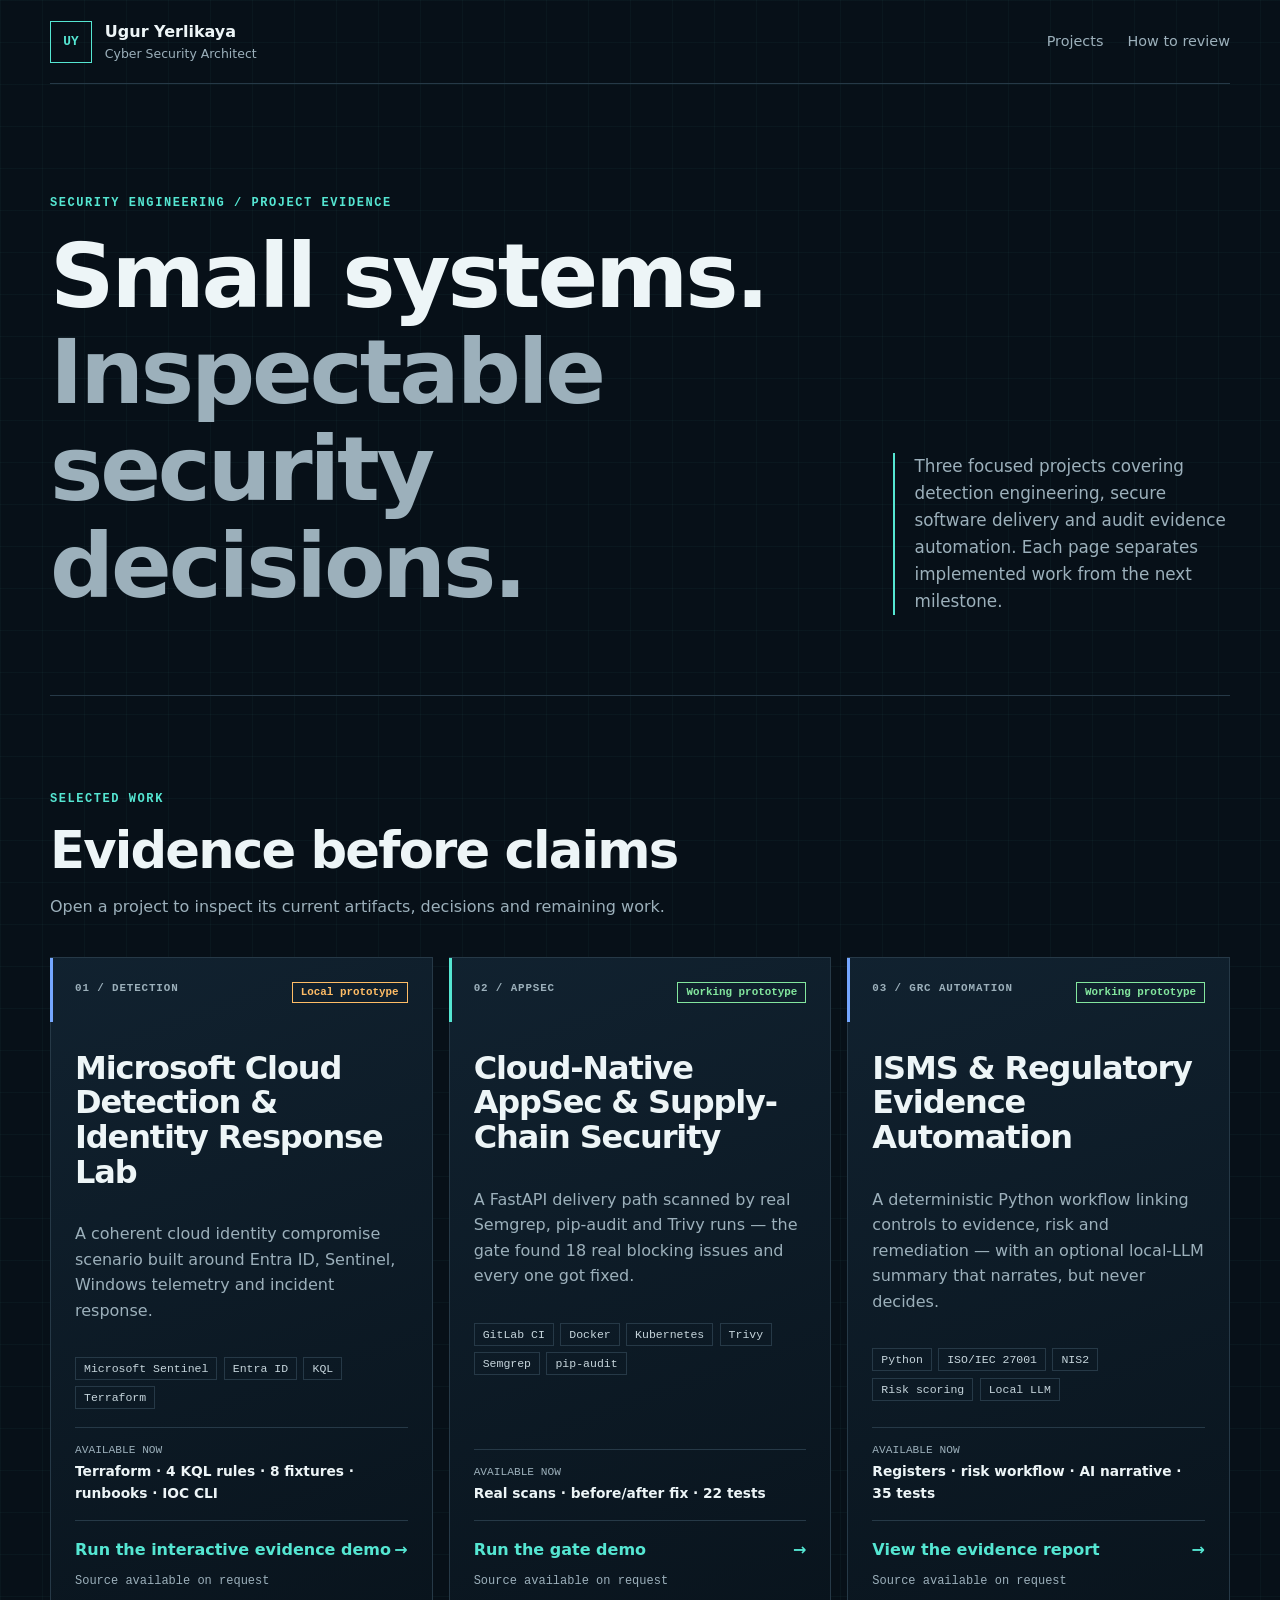
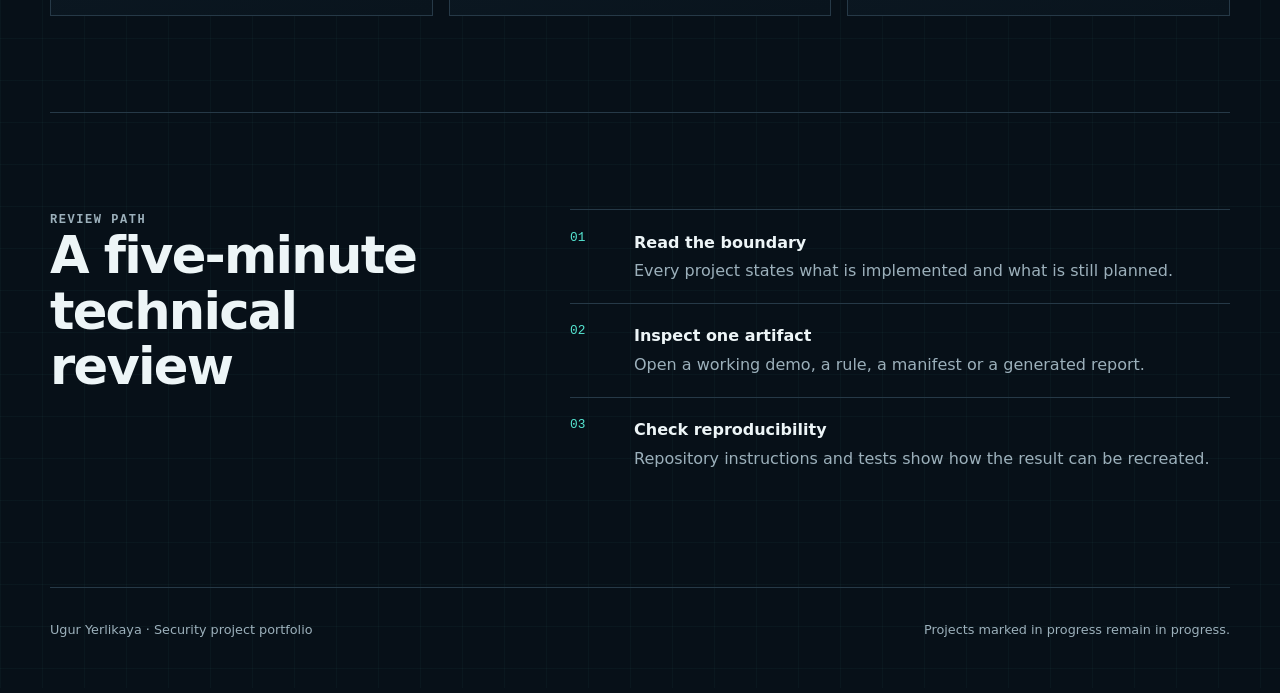
<file: index.html>
<!doctype html>
<html lang="en">
<head>
  <meta charset="utf-8">
  <meta name="viewport" content="width=device-width, initial-scale=1">
  <meta name="description" content="Cybersecurity engineering projects by Ugur Yerlikaya, with reproducible evidence and honest project status.">
  <meta name="robots" content="noindex, nofollow">
  <title>Ugur Yerlikaya — Security Project Portfolio</title>
  <link rel="stylesheet" href="styles.css">
</head>
<body>
  <header class="site-header">
    <a class="identity" href="#top" aria-label="Portfolio home">
      <span class="identity-mark" aria-hidden="true">UY</span>
      <span><strong>Ugur Yerlikaya</strong><small>Cyber Security Architect</small></span>
    </a>
    <nav aria-label="Primary navigation">
      <a href="#projects">Projects</a>
      <a href="#review">How to review</a>
    </nav>
  </header>

  <main id="top">
    <section class="intro" aria-labelledby="page-title">
      <div>
        <p class="eyebrow">SECURITY ENGINEERING / PROJECT EVIDENCE</p>
        <h1 id="page-title">Small systems.<br><span>Inspectable security decisions.</span></h1>
      </div>
      <p class="intro-copy">Three focused projects covering detection engineering, secure software delivery and audit evidence automation. Each page separates implemented work from the next milestone.</p>
    </section>

    <section class="project-section" id="projects" aria-labelledby="projects-title">
      <div class="section-heading">
        <p class="eyebrow">SELECTED WORK</p>
        <h2 id="projects-title">Evidence before claims</h2>
        <p>Open a project to inspect its current artifacts, decisions and remaining work.</p>
      </div>

      <div class="project-grid">
        <article class="project-card">
          <div class="card-topline"><span>01 / DETECTION</span><span class="status status-prototype">Local prototype</span></div>
          <h3>Microsoft Cloud Detection &amp; Identity Response Lab</h3>
          <p>A coherent cloud identity compromise scenario built around Entra ID, Sentinel, Windows telemetry and incident response.</p>
          <ul class="tag-list" aria-label="Technologies">
            <li>Microsoft Sentinel</li><li>Entra ID</li><li>KQL</li><li>Terraform</li>
          </ul>
          <div class="evidence-row"><span>Available now</span><strong>Terraform · 4 KQL rules · 8 fixtures · runbooks · IOC CLI</strong></div>
          <div class="card-actions">
            <a class="card-link" href="demos/detection-lab.html">Run the interactive evidence demo <span aria-hidden="true">→</span></a>
            <span class="repo-link">Source available on request</span>
          </div>
        </article>

        <article class="project-card featured">
          <div class="card-topline"><span>02 / APPSEC</span><span class="status status-working">Working prototype</span></div>
          <h3>Cloud-Native AppSec &amp; Supply-Chain Security</h3>
          <p>A FastAPI delivery path scanned by real Semgrep, pip-audit and Trivy runs &mdash; the gate found 18 real blocking issues and every one got fixed.</p>
          <ul class="tag-list" aria-label="Technologies">
            <li>GitLab CI</li><li>Docker</li><li>Kubernetes</li><li>Trivy</li><li>Semgrep</li><li>pip-audit</li>
          </ul>
          <div class="evidence-row"><span>Available now</span><strong>Real scans · before/after fix · 22 tests</strong></div>
          <div class="card-actions">
            <a class="card-link" href="demos/appsec-gate.html">Run the gate demo <span aria-hidden="true">→</span></a>
            <span class="repo-link">Source available on request</span>
          </div>
        </article>

        <article class="project-card">
          <div class="card-topline"><span>03 / GRC AUTOMATION</span><span class="status status-working">Working prototype</span></div>
          <h3>ISMS &amp; Regulatory Evidence Automation</h3>
          <p>A deterministic Python workflow linking controls to evidence, risk and remediation &mdash; with an optional local-LLM summary that narrates, but never decides.</p>
          <ul class="tag-list" aria-label="Technologies">
            <li>Python</li><li>ISO/IEC 27001</li><li>NIS2</li><li>Risk scoring</li><li>Local LLM</li>
          </ul>
          <div class="evidence-row"><span>Available now</span><strong>Registers · risk workflow · AI narrative · 35 tests</strong></div>
          <div class="card-actions">
            <a class="card-link" href="demos/isms-report.html">View the evidence report <span aria-hidden="true">→</span></a>
            <span class="repo-link">Source available on request</span>
          </div>
        </article>
      </div>
    </section>

    <section class="review" id="review" aria-labelledby="review-title">
      <div>
        <p class="eyebrow">REVIEW PATH</p>
        <h2 id="review-title">A five-minute technical review</h2>
      </div>
      <ol>
        <li><span>01</span><div><strong>Read the boundary</strong><p>Every project states what is implemented and what is still planned.</p></div></li>
        <li><span>02</span><div><strong>Inspect one artifact</strong><p>Open a working demo, a rule, a manifest or a generated report.</p></div></li>
        <li><span>03</span><div><strong>Check reproducibility</strong><p>Repository instructions and tests show how the result can be recreated.</p></div></li>
      </ol>
    </section>
  </main>

  <footer><span>Ugur Yerlikaya · Security project portfolio</span><span>Projects marked in progress remain in progress.</span></footer>
</body>
</html>
</file>
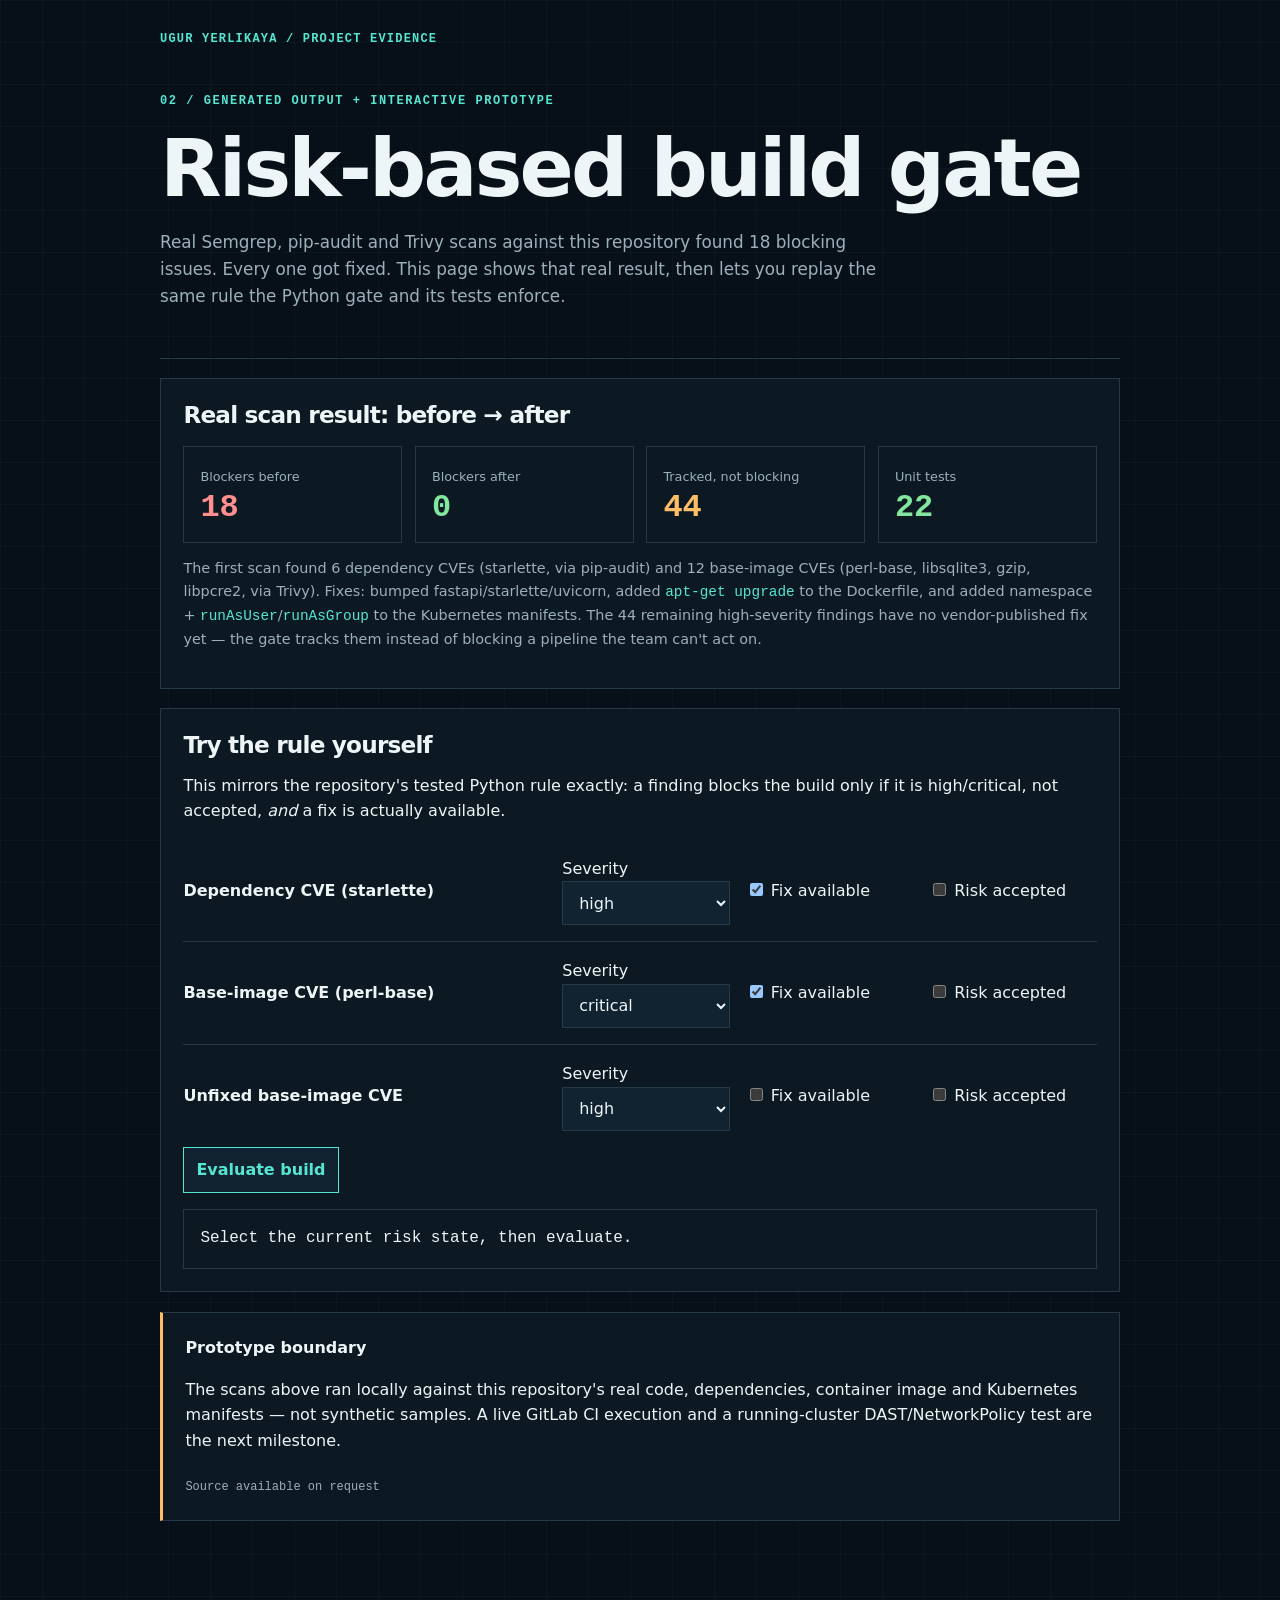
<file: demos/appsec-gate.html>
<!doctype html><html lang="en"><head><meta charset="utf-8"><meta name="viewport" content="width=device-width,initial-scale=1"><title>AppSec Quality Gate Demo</title><link rel="stylesheet" href="../styles.css"></head>
<body><main class="demo-shell"><p class="project-identity">UGUR YERLIKAYA / PROJECT EVIDENCE</p>
<header class="demo-header"><p class="eyebrow">02 / GENERATED OUTPUT + INTERACTIVE PROTOTYPE</p><h1>Risk-based build gate</h1><p>Real Semgrep, pip-audit and Trivy scans against this repository found 18 blocking issues. Every one got fixed. This page shows that real result, then lets you replay the same rule the Python gate and its tests enforce.</p></header>

<section class="panel"><h2>Real scan result: before &rarr; after</h2>
<div class="metric-grid evidence-metrics">
<div class="metric"><span>Blockers before</span><strong class="missing">18</strong></div>
<div class="metric"><span>Blockers after</span><strong class="effective">0</strong></div>
<div class="metric"><span>Tracked, not blocking</span><strong class="risk-high">44</strong></div>
<div class="metric"><span>Unit tests</span><strong class="effective">22</strong></div>
</div>
<p style="color:var(--muted);font-size:.9rem">The first scan found 6 dependency CVEs (starlette, via pip-audit) and 12 base-image CVEs (perl-base, libsqlite3, gzip, libpcre2, via Trivy). Fixes: bumped fastapi/starlette/uvicorn, added <code style="color:var(--cyan)">apt-get upgrade</code> to the Dockerfile, and added namespace + <code style="color:var(--cyan)">runAsUser</code>/<code style="color:var(--cyan)">runAsGroup</code> to the Kubernetes manifests. The 44 remaining high-severity findings have no vendor-published fix yet &mdash; the gate tracks them instead of blocking a pipeline the team can't act on.</p>
</section>

<section class="panel"><h2>Try the rule yourself</h2><p>This mirrors the repository's tested Python rule exactly: a finding blocks the build only if it is high/critical, not accepted, <em>and</em> a fix is actually available.</p><div id="gate-controls">
<div class="control-row"><strong>Dependency CVE (starlette)</strong><label>Severity<select data-severity><option>medium</option><option selected>high</option><option>critical</option></select></label><label><input type="checkbox" data-fixable checked> Fix available</label><label><input type="checkbox" data-accepted> Risk accepted</label></div>
<div class="control-row"><strong>Base-image CVE (perl-base)</strong><label>Severity<select data-severity><option>medium</option><option>high</option><option selected>critical</option></select></label><label><input type="checkbox" data-fixable checked> Fix available</label><label><input type="checkbox" data-accepted> Risk accepted</label></div>
<div class="control-row"><strong>Unfixed base-image CVE</strong><label>Severity<select data-severity><option>medium</option><option selected>high</option><option>critical</option></select></label><label><input type="checkbox" data-fixable> Fix available</label><label><input type="checkbox" data-accepted> Risk accepted</label></div>
</div><button id="run-gate" type="button">Evaluate build</button><div id="gate-result" class="result" aria-live="polite">Select the current risk state, then evaluate.</div></section>

<section class="panel notice"><strong>Prototype boundary</strong><p>The scans above ran locally against this repository's real code, dependencies, container image and Kubernetes manifests &mdash; not synthetic samples. A live GitLab CI execution and a running-cluster DAST/NetworkPolicy test are the next milestone.</p><span class="repo-link">Source available on request</span></section>
<script src="../portfolio.js"></script></main></body></html>
</file>
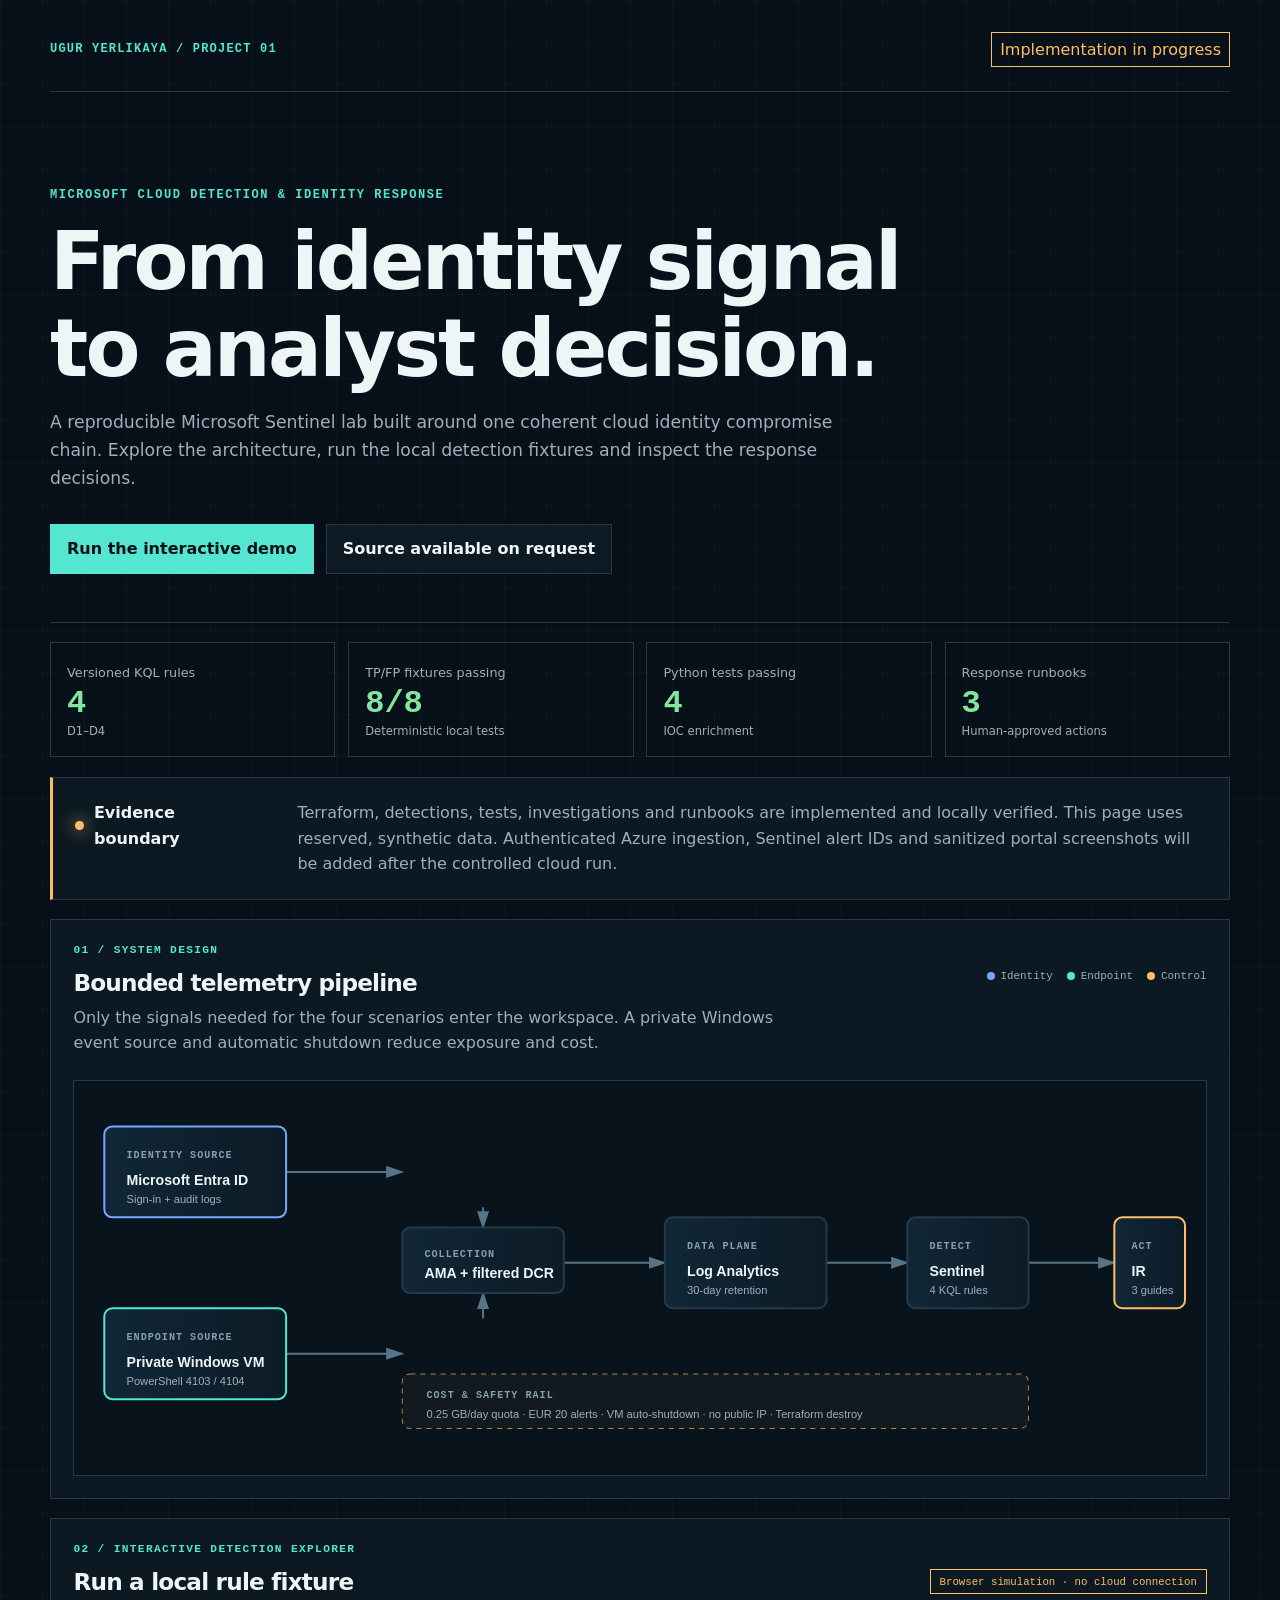
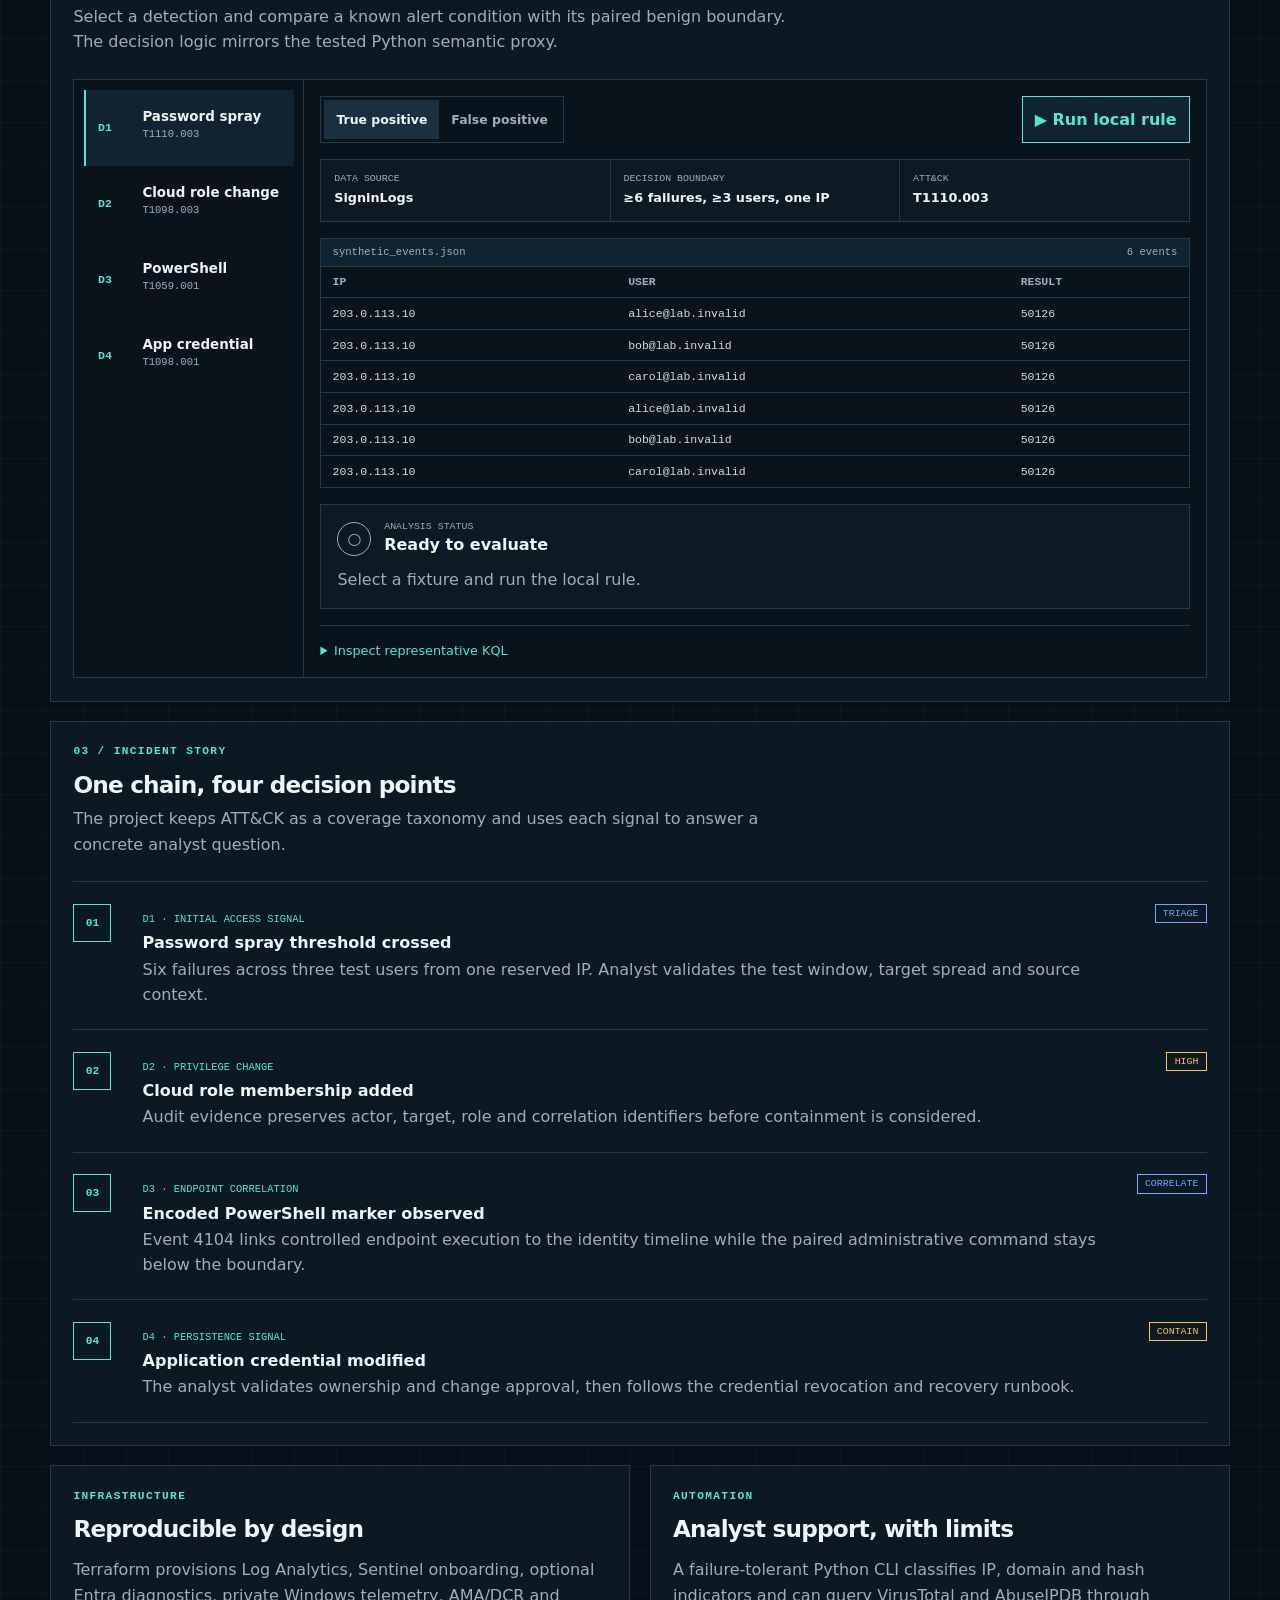
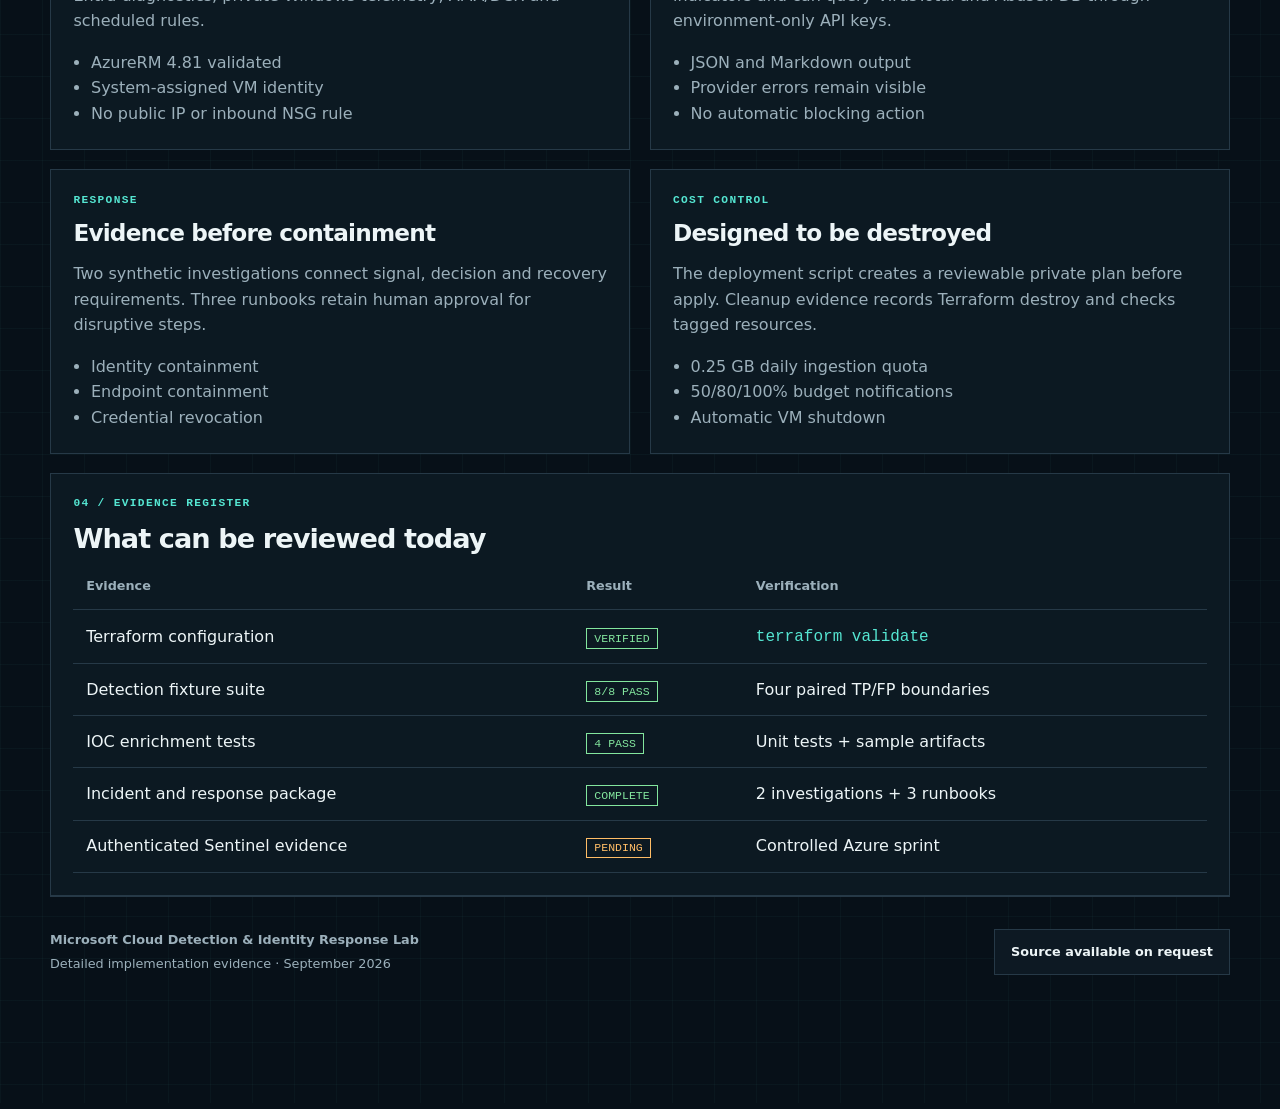
<file: demos/detection-lab.html>
<!doctype html>
<html lang="en">
<head>
  <meta charset="utf-8">
  <meta name="viewport" content="width=device-width, initial-scale=1">
  <meta name="description" content="Interactive evidence for a Microsoft Sentinel cloud identity detection and response lab.">
  <title>Cloud Detection Lab | Interactive Project Evidence</title>
  <link rel="stylesheet" href="../styles.css">
</head>
<body>
  <main class="demo-shell detection-page">
    <div class="project-bar">
      <p class="project-identity">UGUR YERLIKAYA / PROJECT 01</p>
      <span class="status status-prototype">Implementation in progress</span>
    </div>

    <header class="demo-header detection-hero">
      <div>
        <p class="eyebrow">MICROSOFT CLOUD DETECTION &amp; IDENTITY RESPONSE</p>
        <h1>From identity signal<br>to analyst decision.</h1>
        <p>A reproducible Microsoft Sentinel lab built around one coherent cloud identity compromise chain. Explore the architecture, run the local detection fixtures and inspect the response decisions.</p>
        <div class="hero-actions">
          <a class="primary-action" href="#live-demo">Run the interactive demo</a>
          <span class="secondary-action">Source available on request</span>
        </div>
      </div>
    </header>

    <section class="metric-grid evidence-metrics" aria-label="Verified project metrics">
      <div class="metric"><span>Versioned KQL rules</span><strong class="effective">4</strong><small>D1–D4</small></div>
      <div class="metric"><span>TP/FP fixtures passing</span><strong class="effective">8/8</strong><small>Deterministic local tests</small></div>
      <div class="metric"><span>Python tests passing</span><strong class="effective">4</strong><small>IOC enrichment</small></div>
      <div class="metric"><span>Response runbooks</span><strong class="effective">3</strong><small>Human-approved actions</small></div>
    </section>

    <section class="panel boundary-card">
      <div><span class="signal-dot"></span><strong>Evidence boundary</strong></div>
      <p>Terraform, detections, tests, investigations and runbooks are implemented and locally verified. This page uses reserved, synthetic data. Authenticated Azure ingestion, Sentinel alert IDs and sanitized portal screenshots will be added after the controlled cloud run.</p>
    </section>

    <section class="panel architecture-panel" id="architecture">
      <div class="section-kicker">01 / SYSTEM DESIGN</div>
      <div class="section-intro">
        <div><h2>Bounded telemetry pipeline</h2><p>Only the signals needed for the four scenarios enter the workspace. A private Windows event source and automatic shutdown reduce exposure and cost.</p></div>
        <div class="legend"><span><i class="legend-identity"></i>Identity</span><span><i class="legend-endpoint"></i>Endpoint</span><span><i class="legend-control"></i>Control</span></div>
      </div>
      <div class="architecture-canvas" role="img" aria-label="Entra and private Windows telemetry flow through Log Analytics to Sentinel detections, investigation and response">
        <svg viewBox="0 0 1120 390" xmlns="http://www.w3.org/2000/svg">
          <defs>
            <marker id="arrow" markerWidth="10" markerHeight="10" refX="8" refY="3" orient="auto"><path d="M0,0 L0,6 L9,3 z" fill="#587487"/></marker>
            <linearGradient id="nodeFill" x1="0" x2="1"><stop stop-color="#112737"/><stop offset="1" stop-color="#0c1b26"/></linearGradient>
          </defs>
          <g class="architecture-links" fill="none" stroke="#587487" stroke-width="2" marker-end="url(#arrow)">
            <path d="M210 90 H325"/><path d="M210 270 H325"/><path d="M485 180 H585"/><path d="M745 180 H825"/><path d="M945 180 H1030"/>
            <path d="M405 125 V145"/><path d="M405 235 V210"/>
          </g>
          <g class="arch-node identity-node"><rect x="30" y="45" width="180" height="90" rx="8"/><text x="52" y="76" class="arch-label">IDENTITY SOURCE</text><text x="52" y="103" class="arch-title">Microsoft Entra ID</text><text x="52" y="121" class="arch-detail">Sign-in + audit logs</text></g>
          <g class="arch-node endpoint-node"><rect x="30" y="225" width="180" height="90" rx="8"/><text x="52" y="256" class="arch-label">ENDPOINT SOURCE</text><text x="52" y="283" class="arch-title">Private Windows VM</text><text x="52" y="301" class="arch-detail">PowerShell 4103 / 4104</text></g>
          <g class="arch-node control-node"><rect x="325" y="145" width="160" height="65" rx="8"/><text x="347" y="174" class="arch-label">COLLECTION</text><text x="347" y="195" class="arch-title">AMA + filtered DCR</text></g>
          <g class="arch-node core-node"><rect x="585" y="135" width="160" height="90" rx="8"/><text x="607" y="166" class="arch-label">DATA PLANE</text><text x="607" y="193" class="arch-title">Log Analytics</text><text x="607" y="211" class="arch-detail">30-day retention</text></g>
          <g class="arch-node core-node"><rect x="825" y="135" width="120" height="90" rx="8"/><text x="847" y="166" class="arch-label">DETECT</text><text x="847" y="193" class="arch-title">Sentinel</text><text x="847" y="211" class="arch-detail">4 KQL rules</text></g>
          <g class="arch-node response-node"><rect x="1030" y="135" width="70" height="90" rx="8"/><text x="1047" y="166" class="arch-label">ACT</text><text x="1047" y="193" class="arch-title">IR</text><text x="1047" y="211" class="arch-detail">3 guides</text></g>
          <g class="cost-rail"><rect x="325" y="290" width="620" height="54" rx="8"/><text x="349" y="314" class="arch-label">COST &amp; SAFETY RAIL</text><text x="349" y="334" class="arch-detail">0.25 GB/day quota · EUR 20 alerts · VM auto-shutdown · no public IP · Terraform destroy</text></g>
        </svg>
      </div>
    </section>

    <section class="panel detection-console" id="live-demo">
      <div class="section-kicker">02 / INTERACTIVE DETECTION EXPLORER</div>
      <div class="section-intro">
        <div><h2>Run a local rule fixture</h2><p>Select a detection and compare a known alert condition with its paired benign boundary. The decision logic mirrors the tested Python semantic proxy.</p></div>
        <span class="simulation-label">Browser simulation · no cloud connection</span>
      </div>
      <div class="console-layout">
        <aside class="rule-selector" aria-label="Detection rules">
          <button class="rule-button active" data-rule="D1"><span>D1</span><strong>Password spray</strong><small>T1110.003</small></button>
          <button class="rule-button" data-rule="D2"><span>D2</span><strong>Cloud role change</strong><small>T1098.003</small></button>
          <button class="rule-button" data-rule="D3"><span>D3</span><strong>PowerShell</strong><small>T1059.001</small></button>
          <button class="rule-button" data-rule="D4"><span>D4</span><strong>App credential</strong><small>T1098.001</small></button>
        </aside>
        <div class="console-main">
          <div class="console-toolbar">
            <div class="fixture-switch" role="group" aria-label="Fixture type">
              <button class="fixture-button active" data-fixture="tp">True positive</button>
              <button class="fixture-button" data-fixture="fp">False positive</button>
            </div>
            <button id="run-detection" class="run-button"><span aria-hidden="true">▶</span> Run local rule</button>
          </div>
          <div class="rule-context">
            <div><span>DATA SOURCE</span><strong id="rule-source">SigninLogs</strong></div>
            <div><span>DECISION BOUNDARY</span><strong id="rule-threshold">≥6 failures, ≥3 users, one IP</strong></div>
            <div><span>ATT&amp;CK</span><strong id="rule-attack">T1110.003</strong></div>
          </div>
          <div class="event-window">
            <div class="window-title"><span>synthetic_events.json</span><span id="event-count">6 events</span></div>
            <div class="table-scroll"><table class="event-table"><thead id="event-head"></thead><tbody id="event-body"></tbody></table></div>
          </div>
          <div id="detection-result" class="detection-result idle" aria-live="polite"></div>
          <details class="query-drawer"><summary>Inspect representative KQL</summary><pre><code id="kql-code"></code></pre></details>
        </div>
      </div>
    </section>

    <section class="panel investigation-panel" id="investigation">
      <div class="section-kicker">03 / INCIDENT STORY</div>
      <div class="section-intro"><div><h2>One chain, four decision points</h2><p>The project keeps ATT&amp;CK as a coverage taxonomy and uses each signal to answer a concrete analyst question.</p></div></div>
      <ol class="incident-timeline">
        <li><span class="timeline-marker">01</span><div><small>D1 · INITIAL ACCESS SIGNAL</small><h3>Password spray threshold crossed</h3><p>Six failures across three test users from one reserved IP. Analyst validates the test window, target spread and source context.</p></div><span class="timeline-state">TRIAGE</span></li>
        <li><span class="timeline-marker">02</span><div><small>D2 · PRIVILEGE CHANGE</small><h3>Cloud role membership added</h3><p>Audit evidence preserves actor, target, role and correlation identifiers before containment is considered.</p></div><span class="timeline-state priority">HIGH</span></li>
        <li><span class="timeline-marker">03</span><div><small>D3 · ENDPOINT CORRELATION</small><h3>Encoded PowerShell marker observed</h3><p>Event 4104 links controlled endpoint execution to the identity timeline while the paired administrative command stays below the boundary.</p></div><span class="timeline-state">CORRELATE</span></li>
        <li><span class="timeline-marker">04</span><div><small>D4 · PERSISTENCE SIGNAL</small><h3>Application credential modified</h3><p>The analyst validates ownership and change approval, then follows the credential revocation and recovery runbook.</p></div><span class="timeline-state priority">CONTAIN</span></li>
      </ol>
    </section>

    <section class="project-evidence-grid">
      <article class="panel evidence-card"><span class="section-kicker">INFRASTRUCTURE</span><h2>Reproducible by design</h2><p>Terraform provisions Log Analytics, Sentinel onboarding, optional Entra diagnostics, private Windows telemetry, AMA/DCR and scheduled rules.</p><ul><li>AzureRM 4.81 validated</li><li>System-assigned VM identity</li><li>No public IP or inbound NSG rule</li></ul></article>
      <article class="panel evidence-card"><span class="section-kicker">AUTOMATION</span><h2>Analyst support, with limits</h2><p>A failure-tolerant Python CLI classifies IP, domain and hash indicators and can query VirusTotal and AbuseIPDB through environment-only API keys.</p><ul><li>JSON and Markdown output</li><li>Provider errors remain visible</li><li>No automatic blocking action</li></ul></article>
      <article class="panel evidence-card"><span class="section-kicker">RESPONSE</span><h2>Evidence before containment</h2><p>Two synthetic investigations connect signal, decision and recovery requirements. Three runbooks retain human approval for disruptive steps.</p><ul><li>Identity containment</li><li>Endpoint containment</li><li>Credential revocation</li></ul></article>
      <article class="panel evidence-card"><span class="section-kicker">COST CONTROL</span><h2>Designed to be destroyed</h2><p>The deployment script creates a reviewable private plan before apply. Cleanup evidence records Terraform destroy and checks tagged resources.</p><ul><li>0.25 GB daily ingestion quota</li><li>50/80/100% budget notifications</li><li>Automatic VM shutdown</li></ul></article>
    </section>

    <section class="panel evidence-status">
      <div class="section-kicker">04 / EVIDENCE REGISTER</div>
      <h2>What can be reviewed today</h2>
      <div class="table-scroll"><table class="status-table"><thead><tr><th>Evidence</th><th>Result</th><th>Verification</th></tr></thead><tbody>
        <tr><td>Terraform configuration</td><td><span class="pill effective">VERIFIED</span></td><td><code>terraform validate</code></td></tr>
        <tr><td>Detection fixture suite</td><td><span class="pill effective">8/8 PASS</span></td><td>Four paired TP/FP boundaries</td></tr>
        <tr><td>IOC enrichment tests</td><td><span class="pill effective">4 PASS</span></td><td>Unit tests + sample artifacts</td></tr>
        <tr><td>Incident and response package</td><td><span class="pill effective">COMPLETE</span></td><td>2 investigations + 3 runbooks</td></tr>
        <tr><td>Authenticated Sentinel evidence</td><td><span class="pill expired">PENDING</span></td><td>Controlled Azure sprint</td></tr>
      </tbody></table></div>
    </section>

    <footer class="project-footer"><div><strong>Microsoft Cloud Detection &amp; Identity Response Lab</strong><p>Detailed implementation evidence · September 2026</p></div><span class="secondary-action">Source available on request</span></footer>
  </main>
  <script src="../detection-lab.js"></script>
</body>
</html>
</file>
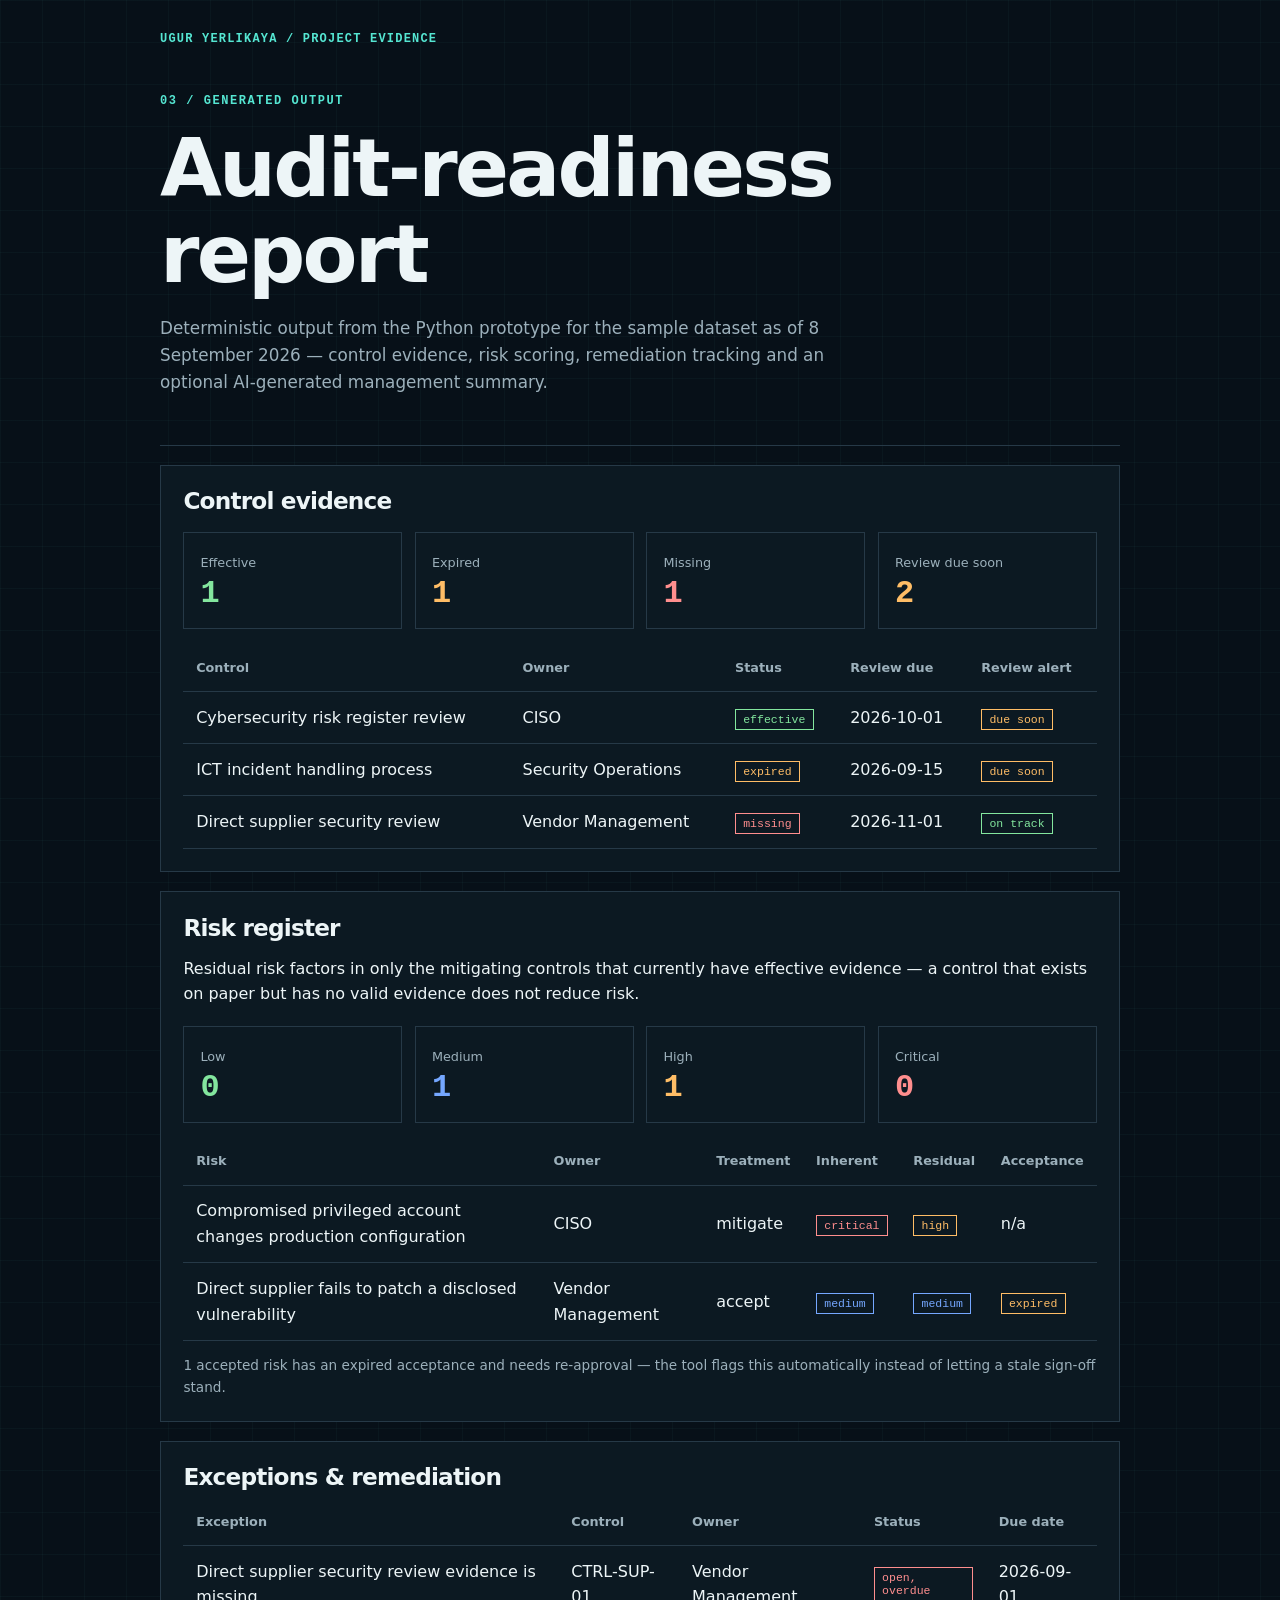
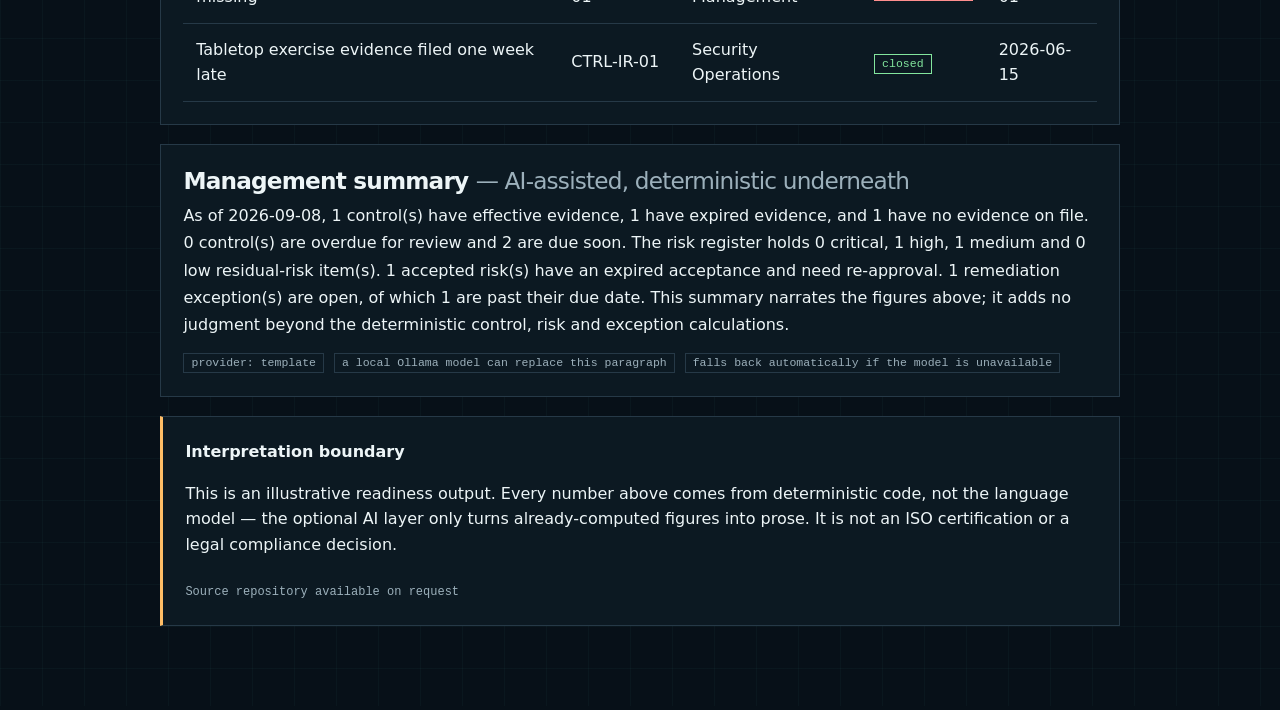
<file: demos/isms-report.html>
<!doctype html><html lang="en"><head><meta charset="utf-8"><meta name="viewport" content="width=device-width,initial-scale=1"><title>ISMS Audit-Readiness Report</title><link rel="stylesheet" href="../styles.css"></head>
<body><main class="demo-shell"><p class="project-identity">UGUR YERLIKAYA / PROJECT EVIDENCE</p>
<header class="demo-header"><p class="eyebrow">03 / GENERATED OUTPUT</p><h1>Audit-readiness report</h1><p>Deterministic output from the Python prototype for the sample dataset as of 8 September 2026 &mdash; control evidence, risk scoring, remediation tracking and an optional AI-generated management summary.</p></header>

<section class="panel"><h2>Control evidence</h2><div class="metric-grid evidence-metrics">
<div class="metric"><span>Effective</span><strong class="effective">1</strong></div>
<div class="metric"><span>Expired</span><strong class="expired">1</strong></div>
<div class="metric"><span>Missing</span><strong class="missing">1</strong></div>
<div class="metric"><span>Review due soon</span><strong class="risk-high">2</strong></div>
</div>
<div style="overflow-x:auto;margin-top:1rem"><table class="status-table"><thead><tr><th>Control</th><th>Owner</th><th>Status</th><th>Review due</th><th>Review alert</th></tr></thead><tbody>
<tr><td>Cybersecurity risk register review</td><td>CISO</td><td><span class="pill effective">effective</span></td><td>2026-10-01</td><td><span class="pill due-soon">due soon</span></td></tr>
<tr><td>ICT incident handling process</td><td>Security Operations</td><td><span class="pill expired">expired</span></td><td>2026-09-15</td><td><span class="pill due-soon">due soon</span></td></tr>
<tr><td>Direct supplier security review</td><td>Vendor Management</td><td><span class="pill missing">missing</span></td><td>2026-11-01</td><td><span class="pill on-track">on track</span></td></tr>
</tbody></table></div></section>

<section class="panel"><h2>Risk register</h2><p>Residual risk factors in only the mitigating controls that currently have effective evidence &mdash; a control that exists on paper but has no valid evidence does not reduce risk.</p>
<div class="metric-grid evidence-metrics">
<div class="metric"><span>Low</span><strong class="risk-low">0</strong></div>
<div class="metric"><span>Medium</span><strong class="risk-medium">1</strong></div>
<div class="metric"><span>High</span><strong class="risk-high">1</strong></div>
<div class="metric"><span>Critical</span><strong class="risk-critical">0</strong></div>
</div>
<div style="overflow-x:auto;margin-top:1rem"><table class="status-table"><thead><tr><th>Risk</th><th>Owner</th><th>Treatment</th><th>Inherent</th><th>Residual</th><th>Acceptance</th></tr></thead><tbody>
<tr><td>Compromised privileged account changes production configuration</td><td>CISO</td><td>mitigate</td><td><span class="pill risk-critical">critical</span></td><td><span class="pill risk-high">high</span></td><td>n/a</td></tr>
<tr><td>Direct supplier fails to patch a disclosed vulnerability</td><td>Vendor Management</td><td>accept</td><td><span class="pill risk-medium">medium</span></td><td><span class="pill risk-medium">medium</span></td><td><span class="pill expired">expired</span></td></tr>
</tbody></table></div>
<p style="color:var(--muted);font-size:.85rem;margin-bottom:0">1 accepted risk has an expired acceptance and needs re-approval &mdash; the tool flags this automatically instead of letting a stale sign-off stand.</p></section>

<section class="panel"><h2>Exceptions &amp; remediation</h2>
<div style="overflow-x:auto"><table class="status-table"><thead><tr><th>Exception</th><th>Control</th><th>Owner</th><th>Status</th><th>Due date</th></tr></thead><tbody>
<tr><td>Direct supplier security review evidence is missing</td><td>CTRL-SUP-01</td><td>Vendor Management</td><td><span class="pill overdue">open, overdue</span></td><td>2026-09-01</td></tr>
<tr><td>Tabletop exercise evidence filed one week late</td><td>CTRL-IR-01</td><td>Security Operations</td><td><span class="pill closed">closed</span></td><td>2026-06-15</td></tr>
</tbody></table></div></section>

<section class="panel"><h2>Management summary <span style="color:var(--muted);font-weight:400">&mdash; AI-assisted, deterministic underneath</span></h2>
<p class="narrative-text">As of 2026-09-08, 1 control(s) have effective evidence, 1 have expired evidence, and 1 have no evidence on file. 0 control(s) are overdue for review and 2 are due soon. The risk register holds 0 critical, 1 high, 1 medium and 0 low residual-risk item(s). 1 accepted risk(s) have an expired acceptance and need re-approval. 1 remediation exception(s) are open, of which 1 are past their due date. This summary narrates the figures above; it adds no judgment beyond the deterministic control, risk and exception calculations.</p>
<div class="narrative-meta"><span>provider: template</span><span>a local Ollama model can replace this paragraph</span><span>falls back automatically if the model is unavailable</span></div>
</section>

<section class="panel notice"><strong>Interpretation boundary</strong><p>This is an illustrative readiness output. Every number above comes from deterministic code, not the language model &mdash; the optional AI layer only turns already-computed figures into prose. It is not an ISO certification or a legal compliance decision.</p><span class="repo-link">Source repository available on request</span></section>
</main></body></html>
</file>
<file: styles.css>
:root {
  color-scheme: dark;
  --bg: #071018;
  --surface: #0d1923;
  --surface-2: #112230;
  --line: #263947;
  --text: #edf5f7;
  --muted: #9cb0bb;
  --cyan: #55e6d2;
  --blue: #75a7ff;
  --amber: #ffbd66;
  --green: #83e69e;
  --max: 1180px;
}

* { box-sizing: border-box; }
html { scroll-behavior: smooth; }
body {
  margin: 0;
  background:
    linear-gradient(rgba(85,230,210,.035) 1px, transparent 1px),
    linear-gradient(90deg, rgba(85,230,210,.035) 1px, transparent 1px),
    var(--bg);
  background-size: 42px 42px;
  color: var(--text);
  font-family: Inter, ui-sans-serif, system-ui, -apple-system, BlinkMacSystemFont, "Segoe UI", sans-serif;
  font-size: 16px;
  line-height: 1.6;
}

a { color: inherit; }
.site-header {
  width: min(calc(100% - 2rem), var(--max));
  min-height: 84px;
  margin: 0 auto;
  display: flex;
  align-items: center;
  justify-content: space-between;
  border-bottom: 1px solid var(--line);
}
.identity { display: flex; align-items: center; gap: .8rem; text-decoration: none; }
.identity-mark {
  display: grid; place-items: center; width: 42px; height: 42px;
  border: 1px solid var(--cyan); color: var(--cyan); font: 700 .8rem ui-monospace, monospace;
}
.identity strong, .identity small { display: block; }
.identity small { color: var(--muted); font-size: .78rem; }
nav { display: flex; gap: 1.5rem; }
nav a { color: var(--muted); text-decoration: none; font-size: .9rem; }
nav a:hover, nav a:focus-visible { color: var(--cyan); }

main, footer { width: min(calc(100% - 2rem), var(--max)); margin-inline: auto; }
.intro {
  min-height: 500px;
  padding: 7rem 0 5rem;
  display: grid;
  grid-template-columns: minmax(0, 1.5fr) minmax(280px, .65fr);
  gap: 4rem;
  align-items: end;
  border-bottom: 1px solid var(--line);
}
.eyebrow { margin: 0 0 1rem; color: var(--cyan); font: 700 .75rem/1.3 ui-monospace, SFMono-Regular, Consolas, monospace; letter-spacing: .13em; }
h1, h2, h3 { margin-top: 0; line-height: 1.08; letter-spacing: -.035em; }
h1 { margin-bottom: 0; font-size: clamp(3rem, 7vw, 6.7rem); font-weight: 720; }
h1 span { color: var(--muted); }
h2 { margin-bottom: .6rem; font-size: clamp(2rem, 4vw, 3.5rem); }
h3 { margin-bottom: 1rem; font-size: clamp(1.55rem, 2.5vw, 2.1rem); }
.intro-copy { margin: 0; color: var(--muted); font-size: 1.05rem; border-left: 2px solid var(--cyan); padding-left: 1.25rem; }

.project-section { padding: 6rem 0; }
.section-heading { max-width: 700px; margin-bottom: 2.3rem; }
.section-heading > p:last-child { color: var(--muted); }
.project-grid { display: grid; grid-template-columns: repeat(12, 1fr); gap: 1rem; }
.project-card {
  grid-column: span 4;
  min-height: 500px;
  padding: 1.5rem;
  display: flex;
  flex-direction: column;
  background: linear-gradient(160deg, rgba(17,34,48,.98), rgba(9,20,29,.98));
  border: 1px solid var(--line);
  position: relative;
}
.project-card::before { content: ""; position: absolute; left: -1px; top: 0; width: 3px; height: 64px; background: var(--blue); }
.project-card.featured::before { background: var(--cyan); }
.card-topline { display: flex; justify-content: space-between; gap: 1rem; margin-bottom: 3rem; color: var(--muted); font: 700 .68rem ui-monospace, monospace; letter-spacing: .08em; }
.status { padding: .22rem .5rem; border: 1px solid currentColor; white-space: nowrap; letter-spacing: 0; }
.status-design { color: var(--blue); }
.status-prototype { color: var(--amber); }
.status-working { color: var(--green); }
.project-card > p { color: var(--muted); }
.tag-list { display: flex; flex-wrap: wrap; gap: .4rem; padding: 0; margin: 1.1rem 0; list-style: none; }
.tag-list li { border: 1px solid var(--line); padding: .25rem .5rem; color: #c6d5dc; font: .72rem ui-monospace, monospace; }
.evidence-row { margin-top: auto; padding: 1rem 0; border-top: 1px solid var(--line); }
.evidence-row span, .evidence-row strong { display: block; }
.evidence-row span { color: var(--muted); font: .7rem ui-monospace, monospace; text-transform: uppercase; }
.evidence-row strong { margin-top: .25rem; font-size: .86rem; }
.card-link { display: flex; justify-content: space-between; align-items: center; padding-top: 1rem; color: var(--cyan); text-decoration: none; font-weight: 700; }
.card-link:hover span { transform: translateX(4px); }
.card-link span { transition: transform .2s ease; }
.card-actions { border-top: 1px solid var(--line); }
.card-actions .card-link { border-top: 0; }
.repo-link { display: inline-block; margin-top: .7rem; color: var(--muted); font: .75rem ui-monospace, monospace; }
.repo-link:hover, .repo-link:focus-visible { color: var(--text); }

.review { display: grid; grid-template-columns: .8fr 1.2fr; gap: 5rem; padding: 6rem 0; border-top: 1px solid var(--line); }
.review ol { padding: 0; margin: 0; list-style: none; }
.review li { display: grid; grid-template-columns: 48px 1fr; gap: 1rem; padding: 1.2rem 0; border-top: 1px solid var(--line); }
.review li > span { color: var(--cyan); font: .8rem ui-monospace, monospace; }
.review p { color: var(--muted); margin: .2rem 0 0; }
footer { display: flex; justify-content: space-between; gap: 2rem; padding: 2rem 0 3rem; border-top: 1px solid var(--line); color: var(--muted); font-size: .8rem; }

.demo-shell { width: min(calc(100% - 2rem), 960px); margin: 0 auto; padding: 2rem 0 5rem; }
.back-link { display: inline-block; margin-bottom: 3rem; color: var(--cyan); text-decoration: none; }
.project-identity { margin: 0 0 3rem; color: var(--cyan); font: 700 .75rem ui-monospace, monospace; letter-spacing: .1em; }
.demo-header { padding-bottom: 2rem; border-bottom: 1px solid var(--line); }
.demo-header h1 { font-size: clamp(2.6rem, 7vw, 5rem); }
.demo-header > p:last-child { max-width: 720px; color: var(--muted); font-size: 1.05rem; }
.panel { margin-top: 1.2rem; padding: 1.4rem; border: 1px solid var(--line); background: rgba(13,25,35,.96); }
.panel h2 { font-size: 1.45rem; }
.notice { border-left: 3px solid var(--amber); }
.metric-grid { display: grid; grid-template-columns: repeat(3, 1fr); gap: .8rem; }
.metric { padding: 1rem; border: 1px solid var(--line); }
.metric span { color: var(--muted); font-size: .8rem; }
.metric strong { display: block; font: 700 2rem ui-monospace, monospace; }
.control-row { display: grid; grid-template-columns: 1.3fr .6fr .6fr .6fr; gap: 1rem; padding: 1rem 0; border-top: 1px solid var(--line); align-items: center; }
.control-row:first-child { border-top: 0; }
.control-row select, .control-row label { width: 100%; }
select, button {
  min-height: 44px; border: 1px solid var(--line); background: var(--surface-2); color: var(--text); padding: .6rem .75rem; font: inherit;
}
button { cursor: pointer; border-color: var(--cyan); color: var(--cyan); font-weight: 700; }
button:hover, button:focus-visible { background: var(--cyan); color: var(--bg); }
.result { margin-top: 1rem; padding: 1rem; border: 1px solid var(--line); font-family: ui-monospace, monospace; }
.result.pass { border-color: var(--green); color: var(--green); }
.result.fail { border-color: #ff7a7a; color: #ff9a9a; }
.scenario { display: grid; grid-template-columns: 74px 1fr; gap: 1rem; padding: 1.2rem 0; border-top: 1px solid var(--line); }
.scenario > span { color: var(--cyan); font: 700 .75rem ui-monospace, monospace; }
.scenario p { color: var(--muted); margin: .3rem 0 0; }
.status-table { width: 100%; border-collapse: collapse; }
.status-table th, .status-table td { text-align: left; padding: .8rem; border-bottom: 1px solid var(--line); }
.status-table th { color: var(--muted); font-size: .8rem; }
.pill { display: inline-block; padding: .18rem .45rem; border: 1px solid currentColor; font: .72rem ui-monospace, monospace; }
.effective { color: var(--green); }.expired { color: var(--amber); }.missing { color: #ff8e8e; }

@media (max-width: 900px) {
  .intro, .review { grid-template-columns: 1fr; gap: 2rem; }
  .intro { min-height: auto; padding-top: 5rem; }
  .project-card { grid-column: span 12; min-height: 420px; }
}
@media (max-width: 600px) {
  .site-header { align-items: flex-start; padding: 1rem 0; }
  nav { flex-direction: column; gap: .25rem; text-align: right; }
  .intro { padding: 4rem 0; }
  .project-section, .review { padding: 4rem 0; }
  .control-row { grid-template-columns: 1fr; }
  .metric-grid { grid-template-columns: 1fr; }
  .status-table { font-size: .82rem; }
  footer { flex-direction: column; }
}
@media (prefers-reduced-motion: reduce) { html { scroll-behavior: auto; } * { transition: none !important; } }

/* Project 01: interactive detection evidence */
.detection-page { width: min(calc(100% - 2rem), 1180px); }
.project-bar { display: flex; justify-content: space-between; align-items: center; gap: 1rem; padding-bottom: 1.5rem; border-bottom: 1px solid var(--line); }
.project-bar .project-identity { margin: 0; }
.detection-hero { min-height: 520px; display: flex; align-items: end; padding: 6rem 0 3rem; }
.detection-hero h1 { max-width: 1000px; }
.detection-hero > div > p:last-of-type { max-width: 800px; color: var(--muted); font-size: 1.08rem; }
.hero-actions { display: flex; flex-wrap: wrap; gap: .75rem; margin-top: 2rem; }
.primary-action, .secondary-action { display: inline-flex; min-height: 46px; align-items: center; justify-content: center; padding: .7rem 1rem; text-decoration: none; font-weight: 750; transition: .2s ease; }
.primary-action { color: var(--bg); background: var(--cyan); border: 1px solid var(--cyan); }
.secondary-action { color: var(--text); border: 1px solid var(--line); background: var(--surface); }
.primary-action:hover, .secondary-action:hover { transform: translateY(-1px); border-color: var(--cyan); }
.evidence-metrics { margin-top: 1.2rem; grid-template-columns: repeat(4, 1fr); }
.metric small { display: block; color: var(--muted); font-size: .72rem; }
.boundary-card { display: grid; grid-template-columns: 190px 1fr; gap: 2rem; align-items: start; border-left: 3px solid var(--amber); }
.boundary-card > div { display: flex; align-items: center; gap: .6rem; }
.boundary-card p { margin: 0; color: var(--muted); }
.signal-dot { width: 9px; height: 9px; border-radius: 50%; background: var(--amber); box-shadow: 0 0 16px var(--amber); }
.section-kicker { display: block; margin-bottom: .8rem; color: var(--cyan); font: 700 .7rem/1.3 ui-monospace, monospace; letter-spacing: .12em; }
.section-intro { display: flex; justify-content: space-between; gap: 2rem; align-items: start; margin-bottom: 1.5rem; }
.section-intro p { max-width: 720px; margin: 0; color: var(--muted); }
.legend { display: flex; gap: .9rem; color: var(--muted); font: .68rem ui-monospace, monospace; white-space: nowrap; }
.legend span { display: flex; gap: .35rem; align-items: center; }
.legend i { display: inline-block; width: 8px; height: 8px; border-radius: 50%; }
.legend-identity { background: var(--blue); }.legend-endpoint { background: var(--cyan); }.legend-control { background: var(--amber); }
.architecture-canvas { overflow-x: auto; border: 1px solid var(--line); background: #08131c; }
.architecture-canvas svg { display: block; min-width: 920px; width: 100%; height: auto; }
.arch-node rect { fill: url(#nodeFill); stroke: var(--line); stroke-width: 2; }
.identity-node rect { stroke: var(--blue); }.endpoint-node rect { stroke: var(--cyan); }.response-node rect { stroke: var(--amber); }
.arch-label { fill: #86a0ae; font: 700 10px ui-monospace, monospace; letter-spacing: 1px; }
.arch-title { fill: var(--text); font: 700 14px Inter, sans-serif; }.arch-detail { fill: var(--muted); font: 11px Inter, sans-serif; }
.cost-rail rect { fill: rgba(255,189,102,.04); stroke: rgba(255,189,102,.65); stroke-dasharray: 5 5; }
.simulation-label { padding: .35rem .55rem; color: var(--amber); border: 1px solid currentColor; font: .67rem ui-monospace, monospace; white-space: nowrap; }
.console-layout { display: grid; grid-template-columns: 230px minmax(0, 1fr); border: 1px solid var(--line); background: #08131c; }
.rule-selector { border-right: 1px solid var(--line); padding: .6rem; }
.rule-button { width: 100%; min-height: 76px; display: grid; grid-template-columns: 38px 1fr; grid-template-rows: 1fr 1fr; gap: 0 .4rem; text-align: left; border: 0; border-left: 2px solid transparent; color: var(--muted); background: transparent; }
.rule-button > span { grid-row: 1 / 3; align-self: center; color: var(--cyan); font: 700 .72rem ui-monospace, monospace; }
.rule-button strong { color: var(--text); align-self: end; font-size: .84rem; }.rule-button small { align-self: start; font: .66rem ui-monospace, monospace; }
.rule-button:hover, .rule-button:focus-visible, .rule-button.active { color: var(--muted); background: var(--surface-2); border-left-color: var(--cyan); }
.console-main { min-width: 0; padding: 1rem; }
.console-toolbar { display: flex; justify-content: space-between; gap: 1rem; align-items: center; }
.fixture-switch { display: flex; padding: 3px; border: 1px solid var(--line); }
.fixture-button { min-height: 36px; border: 0; color: var(--muted); background: transparent; font-size: .78rem; }
.fixture-button.active, .fixture-button:hover { color: var(--text); background: #1a3040; }
.run-button { min-height: 40px; }.run-button:disabled { opacity: .6; cursor: wait; }
.rule-context { display: grid; grid-template-columns: repeat(3, 1fr); gap: 1px; margin-top: 1rem; background: var(--line); border: 1px solid var(--line); }
.rule-context > div { padding: .8rem; background: var(--surface); }
.rule-context span, .rule-context strong { display: block; }.rule-context span { color: var(--muted); font: .62rem ui-monospace, monospace; }.rule-context strong { margin-top: .25rem; font-size: .8rem; }
.event-window { margin-top: 1rem; border: 1px solid var(--line); }
.window-title { display: flex; justify-content: space-between; padding: .45rem .7rem; color: var(--muted); background: var(--surface-2); font: .66rem ui-monospace, monospace; }
.table-scroll { overflow-x: auto; }
.event-table { width: 100%; border-collapse: collapse; font: .72rem ui-monospace, monospace; }
.event-table th, .event-table td { padding: .55rem .7rem; text-align: left; border-top: 1px solid var(--line); overflow-wrap: anywhere; }
.event-table th { color: var(--muted); text-transform: uppercase; }.event-table td { color: #cfdee4; }
.detection-result { margin-top: 1rem; padding: 1rem; border: 1px solid var(--line); background: var(--surface); transition: border-color .2s ease; }
.detection-result p { margin: .6rem 0 0; color: var(--muted); }
.result-state { display: flex; gap: .8rem; align-items: center; }.result-state > div { flex: 1; }.result-state small, .result-state strong { display: block; }.result-state small { color: var(--muted); font: .62rem ui-monospace, monospace; }
.result-icon { display: grid; place-items: center; width: 34px; height: 34px; border: 1px solid currentColor; border-radius: 50%; color: var(--muted); font-weight: 800; }
.detection-result.running { border-color: var(--blue); }.detection-result.alert { border-color: #ff8e8e; }.detection-result.clean { border-color: var(--green); }
.alert .result-icon { color: #ff8e8e; }.clean .result-icon { color: var(--green); }
.test-match { padding: .25rem .45rem; color: var(--green); border: 1px solid currentColor; font: .62rem ui-monospace, monospace; }
.query-drawer { margin-top: 1rem; border-top: 1px solid var(--line); }.query-drawer summary { padding: .9rem 0 0; cursor: pointer; color: var(--cyan); font-size: .8rem; }.query-drawer pre { overflow-x: auto; padding: 1rem; background: #050c12; color: #cfe9e4; font-size: .74rem; }
.incident-timeline { list-style: none; padding: 0; margin: 0; border-top: 1px solid var(--line); }
.incident-timeline li { display: grid; grid-template-columns: 50px 1fr auto; gap: 1.2rem; padding: 1.35rem 0; border-bottom: 1px solid var(--line); align-items: start; }
.timeline-marker { display: grid; place-items: center; width: 38px; height: 38px; border: 1px solid var(--cyan); color: var(--cyan); font: 700 .7rem ui-monospace, monospace; }
.incident-timeline small { color: var(--cyan); font: .65rem ui-monospace, monospace; }.incident-timeline h3 { margin: .3rem 0; font-size: 1rem; letter-spacing: 0; }.incident-timeline p { margin: 0; color: var(--muted); }
.timeline-state { padding: .2rem .45rem; color: var(--blue); border: 1px solid currentColor; font: .62rem ui-monospace, monospace; }.timeline-state.priority { color: var(--amber); }
.project-evidence-grid { display: grid; grid-template-columns: repeat(2, 1fr); gap: 1.2rem; margin-top: 1.2rem; }.project-evidence-grid .panel { margin: 0; }.evidence-card h2 { font-size: 1.45rem; }.evidence-card p, .evidence-card li { color: var(--muted); }.evidence-card ul { padding-left: 1.1rem; margin-bottom: 0; }
.evidence-status h2 { font-size: 1.7rem; }.evidence-status code { color: var(--cyan); }
.project-footer { width: 100%; align-items: center; }.project-footer p { margin: .2rem 0 0; }

@media (max-width: 800px) {
  .evidence-metrics { grid-template-columns: repeat(2, 1fr); }
  .boundary-card, .console-layout { grid-template-columns: 1fr; }
  .rule-selector { display: grid; grid-template-columns: repeat(2, 1fr); border-right: 0; border-bottom: 1px solid var(--line); }
  .section-intro { display: block; }.legend, .simulation-label { display: inline-flex; margin-top: 1rem; }
  .project-evidence-grid { grid-template-columns: 1fr; }
}
@media (max-width: 560px) {
  .detection-hero { min-height: auto; padding-top: 4rem; }.detection-hero h1 { font-size: 2.65rem; }
  .evidence-metrics, .rule-context { grid-template-columns: 1fr; }.console-toolbar { align-items: stretch; flex-direction: column; }.fixture-switch, .run-button { width: 100%; }.fixture-button { flex: 1; }
  .incident-timeline li { grid-template-columns: 42px 1fr; }.timeline-state { grid-column: 2; justify-self: start; }.project-bar { align-items: flex-start; flex-direction: column; }
}

/* Project 03: risk register, remediation and AI-narrative panels */
.risk-critical { color: #ff8e8e; }.risk-high { color: var(--amber); }.risk-medium { color: var(--blue); }.risk-low { color: var(--green); }
.pill.overdue { color: #ff8e8e; }.pill.due-soon { color: var(--amber); }.pill.on-track { color: var(--green); }
.pill.open { color: var(--amber); }.pill.closed { color: var(--green); }
.narrative-text { margin: 0; font-size: 1rem; line-height: 1.7; }
.narrative-meta { display: flex; flex-wrap: wrap; gap: .6rem; margin-top: .9rem; color: var(--muted); font: .72rem ui-monospace, monospace; }
.narrative-meta span { padding: .18rem .45rem; border: 1px solid var(--line); }
</file>
